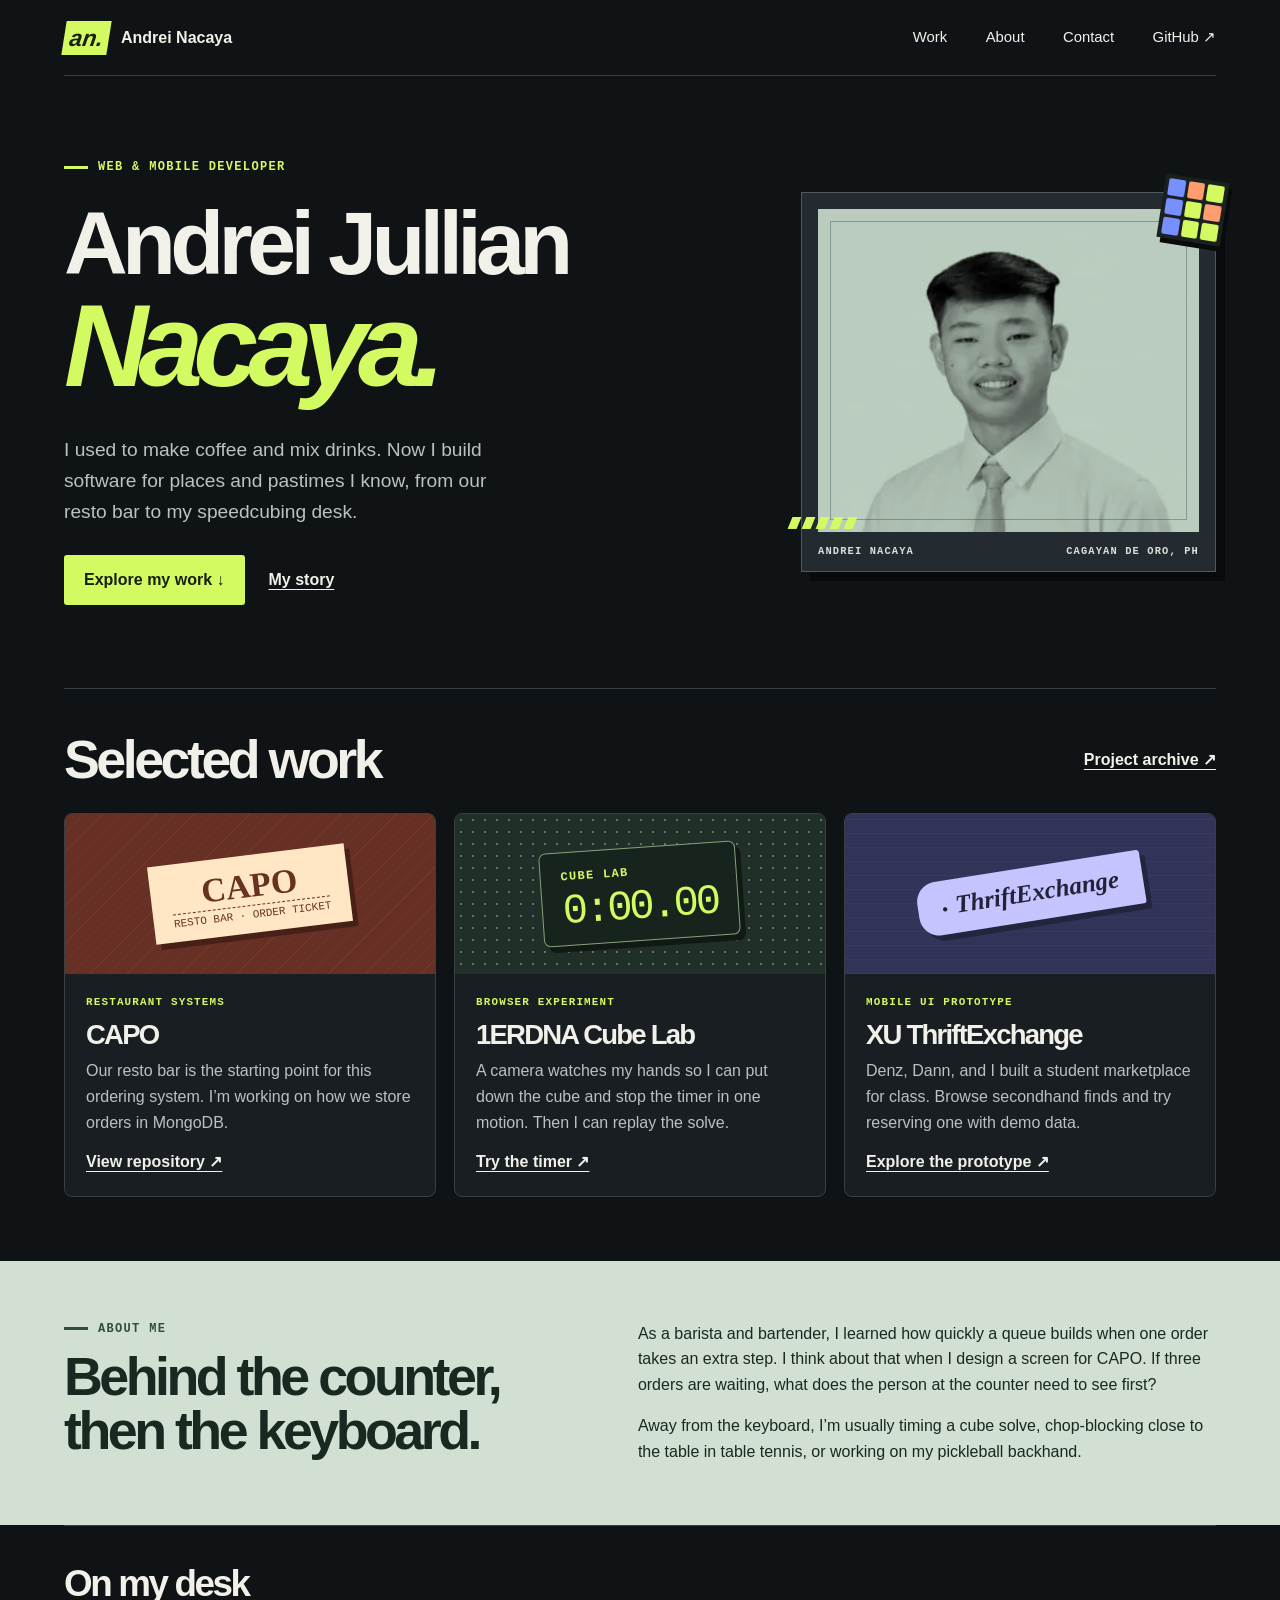
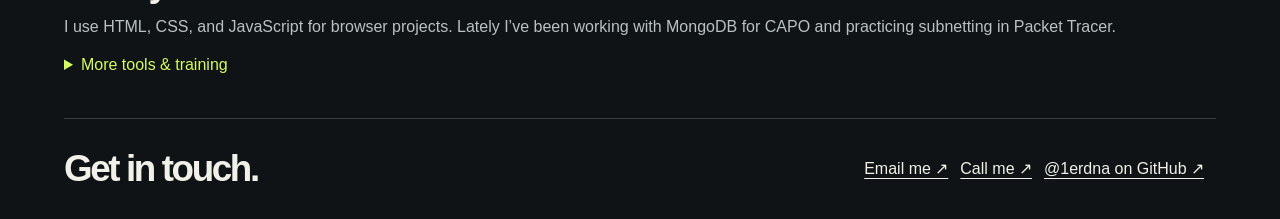
<file: index.html>
<!doctype html>
<html lang="en"><head><meta charset="utf-8"><meta name="viewport" content="width=device-width,initial-scale=1"><meta name="theme-color" content="#101316"><meta name="description" content="Andrei Jullian Nacaya’s web and mobile projects from Cagayan de Oro, including CAPO, Cube Lab and XU ThriftExchange."><title>Andrei Jullian Nacaya | Web &amp; mobile developer</title><style>:root{
 color-scheme:dark;--bg:#101316;--panel:#191e22;--ink:#f1f1ea;--dim:#b9c2c1;--rule:#394044;--lime:#d4fa62;--blue:#788fff;--sans:"Inter","Arial",sans-serif;--mono:ui-monospace,Consolas,monospace
}
*{box-sizing:border-box}body{margin:0;background:var(--bg);color:var(--ink);font:16px/1.6 var(--sans)}a{color:inherit;text-underline-offset:4px}a:hover{color:var(--lime)}:focus-visible{outline:3px solid var(--lime);outline-offset:5px}::selection{background:var(--lime);color:#101316}
.wrap{width:min(1180px,90%);margin:auto}.skip{position:absolute;left:-9999px}.skip:focus{left:10px;top:8px;background:var(--bg);padding:9px;z-index:3}
nav,.brand,nav div,.actions,.foot,.section-head{display:flex;align-items:center}nav,.section-head,.foot{justify-content:space-between}nav{min-height:76px;border-bottom:1px solid var(--rule)}.brand{gap:12px;font-weight:750;text-decoration:none}.mark{display:grid;place-items:center;width:45px;height:34px;background:var(--lime);color:#17210c;transform:skew(-9deg);font:bold italic 23px Arial}nav div{gap:clamp(14px,3vw,40px)}nav div a{font-size:.93rem;text-decoration:none}
.hero{display:grid;grid-template-columns:1.2fr 1fr;gap:5%;align-items:center;padding:clamp(46px,6.5vw,92px) 0}.mono,.kicker,figcaption,.category{font:600 .75rem/1.45 var(--mono);letter-spacing:.11em;text-transform:uppercase}.kicker,.category{color:var(--lime)}.kicker:before{content:'';display:inline-block;width:24px;height:3px;margin-right:10px;vertical-align:middle;background:currentColor}
h1,h2,h3,p,figure{margin:0}h1,h2,h3{line-height:1;letter-spacing:-.065em}h1{font-size:clamp(3.4rem,6.9vw,6.2rem);margin:.26em 0 .35em;font-weight:750}h1 em{font-size:1.32em;color:var(--lime);font-style:italic;letter-spacing:-.085em}.lede{font-size:clamp(1rem,1.5vw,1.2rem);max-width:43ch;color:var(--dim)}.actions{gap:24px;flex-wrap:wrap;margin-top:28px}.btn{color:#16200c;background:var(--lime);text-decoration:none;border-radius:3px;padding:12px 20px;font-weight:750}.btn:hover{color:#101316;background:#e4ff93}.link{font-weight:650}
.portrait{position:relative;isolation:isolate;padding:16px 16px 0;background:#232b30;border:1px solid #4d595f;max-width:415px;width:95%;justify-self:end;box-shadow:9px 9px 0 #080a0b}.photo{position:relative;overflow:hidden;background:#bdd0c2}.photo img{width:100%;height:auto;display:block;aspect-ratio:1.18;object-fit:cover;object-position:center 42%;filter:grayscale(1) contrast(1.08);mix-blend-mode:multiply}.photo:after{content:'';position:absolute;inset:12px;border:1px solid #20332955;pointer-events:none}.portrait:after{content:'';position:absolute;bottom:42px;left:-12px;width:66px;height:12px;transform:skew(-22deg);background:repeating-linear-gradient(90deg,var(--lime) 0 9px,transparent 9px 14px)}figcaption{display:flex;justify-content:space-between;gap:8px;color:#d8e1dc;padding:12px 0;font-size:.65rem}
.cube{position:absolute;right:-10px;top:-15px;width:64px;height:64px;padding:4px;background:#19201d;display:grid;grid-template-columns:repeat(3,1fr);grid-template-rows:repeat(3,1fr);gap:3px;transform:rotate(9deg);box-shadow:4px 5px #080b0b}.cube i{background:var(--lime);border-radius:2px}.cube i:nth-child(3n+1){background:var(--blue)}.cube i:nth-child(4n+2){background:#ff9d71}
.work,.tools{border-top:1px solid var(--rule);padding:44px 0 64px}.section-head{gap:18px;margin-bottom:26px}h2{font-size:clamp(2.3rem,4.2vw,3.8rem)}.grid{display:grid;grid-template-columns:repeat(3,minmax(0,1fr));gap:18px}.grid article{background:var(--panel);border:1px solid var(--rule);border-radius:8px;overflow:hidden}.grid article>div+div{padding:21px}.art{height:160px;display:grid;place-items:center;position:relative;overflow:hidden}.capo{background:repeating-linear-gradient(135deg,#71372b 0 1px,#673025 1px 13px)}.receipt{background:#ffe7c5;color:#683221;padding:12px 20px;transform:rotate(-7deg);text-align:center;box-shadow:5px 6px #472018}.receipt b{display:block;font:bold 34px Georgia}.receipt small{display:block;border-top:1px dashed;padding-top:3px;font:11px var(--mono)}.lab{background-color:#212f29;background-image:radial-gradient(#627469 1px,transparent 1px);background-size:12px 12px}.timer{color:var(--lime);border:1px solid #87a176;border-radius:7px;padding:9px 20px;transform:rotate(-4deg);background:#17241e;box-shadow:5px 6px #111915}.timer b{display:block;font:42px/1.15 var(--mono);letter-spacing:-3px}.thrift{background:repeating-linear-gradient(0deg,#383966 0 1px,#323358 1px 14px)}.tag{padding:12px 24px;color:#232238;background:#c6c4ff;transform:rotate(-9deg);border-radius:20px 3px 3px 20px;box-shadow:5px 6px #23243e}.tag:before{content:'•';margin-right:8px}.tag b{font:bold italic 25px Georgia}
.category{font-size:.68rem}h3{font-size:1.72rem;margin:10px 0}article p:not(.category){color:var(--dim);margin:10px 0 14px}.story{background:#d2e0d4;color:#182921;padding:60px 0}.story .kicker{color:#304f3d;margin-bottom:12px}.split{display:grid;grid-template-columns:1fr 1.2fr;gap:8%}.story p+p{margin-top:16px}.tools{padding:40px 0}.tools h2,.foot h2{font-size:2.3rem}.tools p{margin:12px 0;color:var(--dim)}summary{cursor:pointer;color:var(--lime)}.foot{gap:18px;flex-wrap:wrap;padding:32px 0;border-top:1px solid var(--rule)}.foot a{display:inline-block;margin-right:12px}
@keyframes arrive{from{opacity:.3;transform:translateY(16px)}to{opacity:1;transform:translateY(0)}}@keyframes settle{from{transform:translate(7px,-9px) rotate(-2deg)}to{transform:translate(0,0) rotate(0)}}@keyframes twist{0%{transform:rotate(-18deg) scale(.86)}68%{transform:rotate(14deg) scale(1.04)}100%{transform:rotate(9deg) scale(1)}}
@media(prefers-reduced-motion:no-preference){.hero h1{animation:arrive .55s ease-out both}.hero .lede,.hero .actions{animation:arrive .65s .07s ease-out both}.portrait{animation:settle .7s ease-out both}.cube{animation:twist .85s .25s both}.art>div,.btn{transition:transform .28s ease-out}.grid article:is(:hover,:focus-within) .art>div{transform:translateY(-4px) rotate(0) scale(1.05)}.btn:hover{transform:translateY(-2px)}article.reveal{animation:arrive .55s ease-out both;animation-delay:var(--delay,0s)}}
@media(max-width:780px){.grid{grid-template-columns:1fr}.grid article{display:grid;grid-template-columns:.8fr 1.2fr}.art{height:100%;min-height:155px}.split{grid-template-columns:1fr;gap:22px}.portrait{width:94%}}
@media(max-width:600px){nav{min-height:62px}.brand .name{display:none}.hero{grid-template-columns:minmax(0,1fr);gap:34px}.hero h1{font-size:clamp(3.55rem,12vw,4.5rem)}.portrait{width:88%;max-width:340px;justify-self:center}.cube{width:48px;height:48px}.grid article{display:block}.art{height:150px}.section-head{align-items:baseline;flex-wrap:wrap}.foot{align-items:flex-start;flex-direction:column}.section-head .link{font-size:.9rem}}
</style></head>
<body id="home"><a class="skip" href="#projects">Skip to projects</a>
<nav class="wrap" aria-label="Primary"><a class="brand" href="#home" aria-label="Andrei Nacaya, home"><span class="mark">an.</span><span class="name">Andrei Nacaya</span></a><div><a href="#projects">Work</a><a href="#about">About</a><a href="#contact">Contact</a><a href="https://github.com/1erdna">GitHub ↗</a></div></nav>
<main><section class="hero wrap"><div><p class="kicker">Web &amp; mobile developer</p><h1>Andrei Jullian<br><em>Nacaya.</em></h1><p class="lede">I used to make coffee and mix drinks. Now I build software for places and pastimes I know, from our resto bar to my speedcubing desk.</p><div class="actions"><a class="btn" href="#projects">Explore my work ↓</a><a class="link" href="#about">My story</a></div></div><figure class="portrait"><div class="photo"><img src="images/andrei-portrait.webp" width="360" height="440" alt="Andrei wearing a pink shirt and tie"></div><figcaption><span>Andrei Nacaya</span><span>Cagayan de Oro, PH</span></figcaption><span class="cube" aria-hidden="true"><i></i><i></i><i></i><i></i><i></i><i></i><i></i><i></i><i></i></span></figure></section>
<section id="projects" class="work wrap"><div class="section-head"><h2>Selected work</h2><a class="link" href="archive.html#projects">Project archive ↗</a></div><div class="grid">
<article><div class="art capo" aria-hidden="true"><div class="receipt"><b>CAPO</b><small>RESTO BAR · ORDER TICKET</small></div></div><div><p class="category">Restaurant systems</p><h3>CAPO</h3><p>Our resto bar is the starting point for this ordering system. I’m working on how we store orders in MongoDB.</p><a class="link" href="https://github.com/1erdna/CAPO">View repository ↗</a></div></article>
<article><div class="art lab" aria-hidden="true"><div class="timer"><small class="mono">Cube Lab</small><b>0:00.00</b></div></div><div><p class="category">Browser experiment</p><h3>1ERDNA Cube Lab</h3><p>A camera watches my hands so I can put down the cube and stop the timer in one motion. Then I can replay the solve.</p><a class="link" href="https://1erdna.github.io/cubecam-connect/">Try the timer ↗</a></div></article>
<article><div class="art thrift" aria-hidden="true"><div class="tag"><b>ThriftExchange</b></div></div><div><p class="category">Mobile UI prototype</p><h3>XU ThriftExchange</h3><p>Denz, Dann, and I built a student marketplace for class. Browse secondhand finds and try reserving one with demo data.</p><a class="link" href="https://github.com/1erdna/XUThriftExchange">Explore the prototype ↗</a></div></article>
</div></section>
<section id="about" class="story"><div class="wrap split"><div><p class="kicker">About me</p><h2>Behind the counter,<br>then the keyboard.</h2></div><div><p>As a barista and bartender, I learned how quickly a queue builds when one order takes an extra step. I think about that when I design a screen for CAPO. If three orders are waiting, what does the person at the counter need to see first?</p><p>Away from the keyboard, I’m usually timing a cube solve, chop-blocking close to the table in table tennis, or working on my pickleball backhand.</p></div></div></section>
<section id="stack" class="tools wrap"><h2>On my desk</h2><p>I use HTML, CSS, and JavaScript for browser projects. Lately I’ve been working with MongoDB for CAPO and practicing subnetting in Packet Tracer.</p><details><summary>More tools &amp; training</summary><p>React, TypeScript, Tailwind CSS, React Native, Node.js, Express, Python, REST APIs, Git and GitHub.</p><p>Training includes IT Management Fundamentals 101, Python Programming 101, Strategic Project Management &amp; Design Thinking, and a Web Development Workshop.</p></details></section></main>
<footer id="contact" class="wrap foot"><h2>Get in touch.</h2><div><a href="mailto:anacaya331@gmail.com">Email me ↗</a><a href="tel:+639959729976">Call me ↗</a><a href="https://github.com/1erdna">@1erdna on GitHub ↗</a></div></footer><script>
if ('IntersectionObserver' in window && !matchMedia('(prefers-reduced-motion: reduce)').matches) {
  const observer = new IntersectionObserver(entries => {
    for (const entry of entries) {
      if (entry.isIntersecting) {
        entry.target.classList.add('reveal');
        observer.unobserve(entry.target);
      }
    }
  }, { threshold: .15 });
  document.querySelectorAll('.grid article').forEach((card, index) => {
    card.style.setProperty('--delay', (index * .06) + 's');
    observer.observe(card);
  });
}
</script></body></html>
</file>
